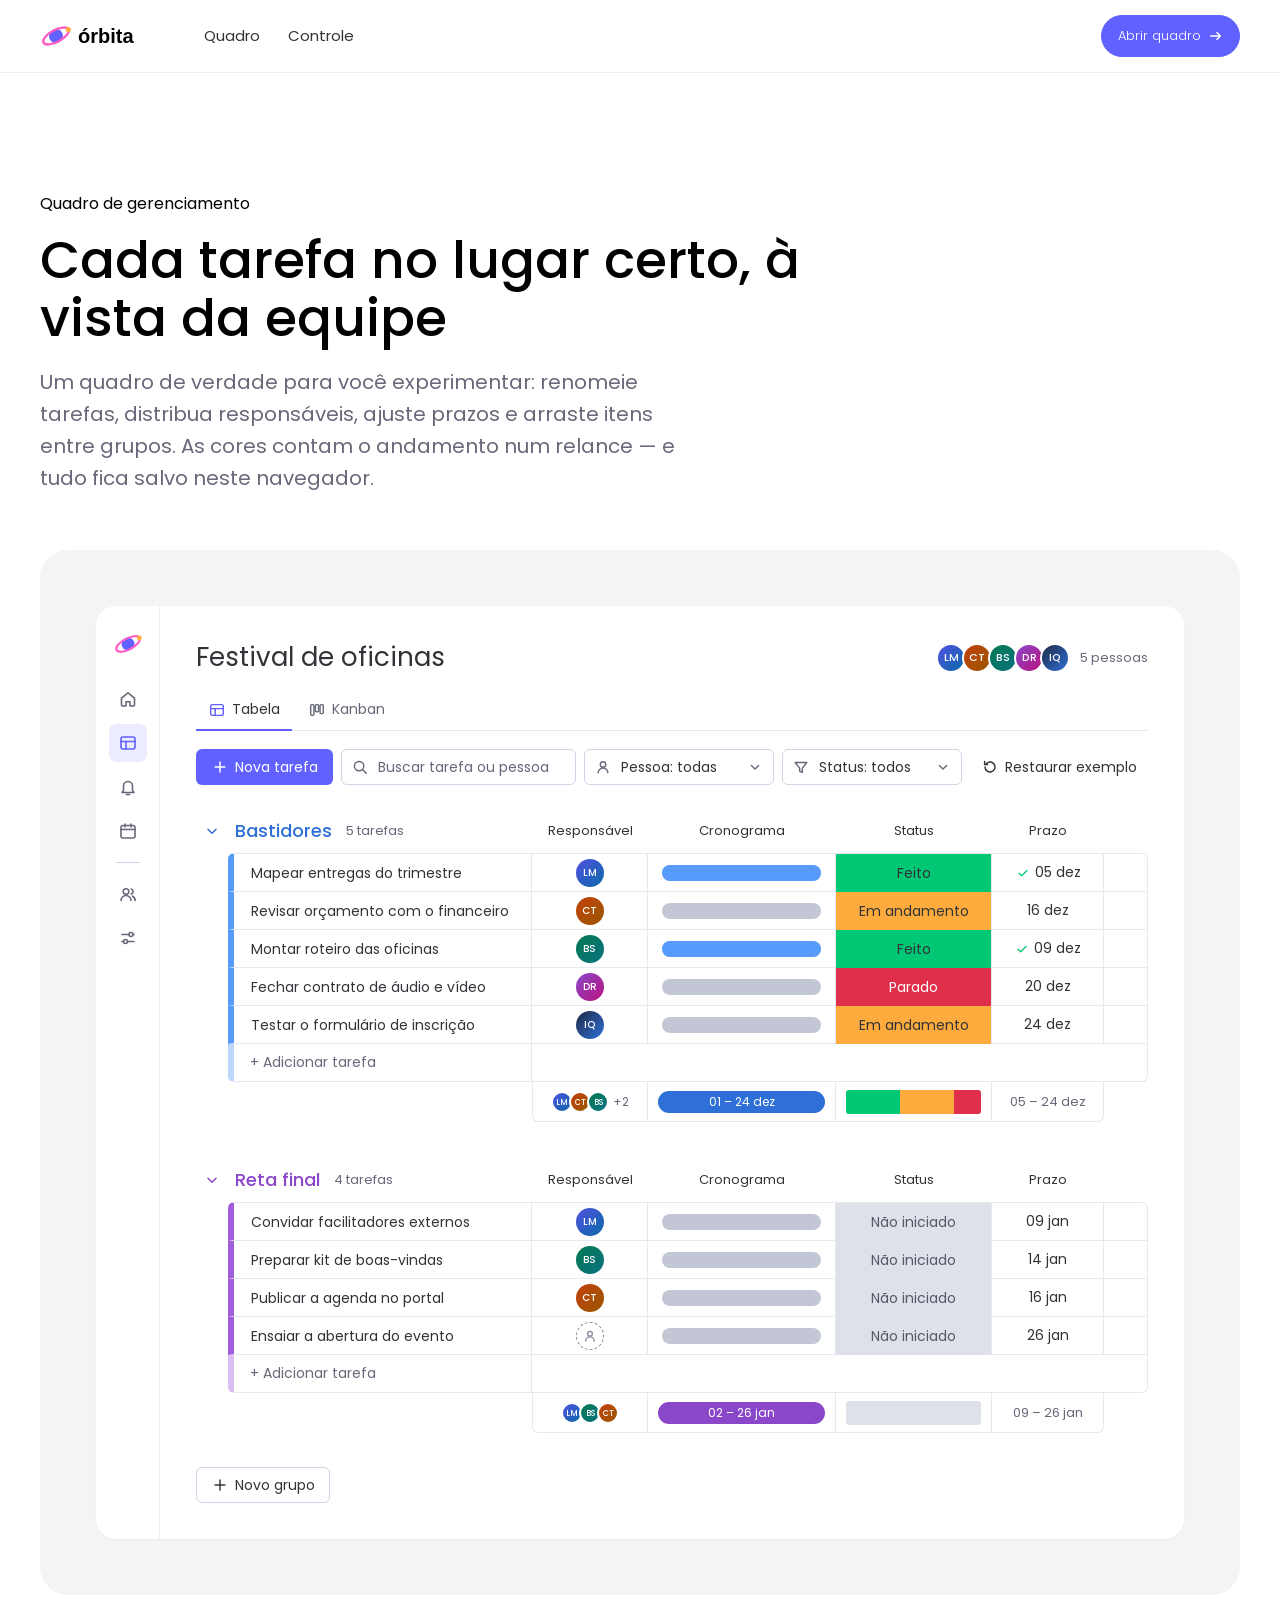
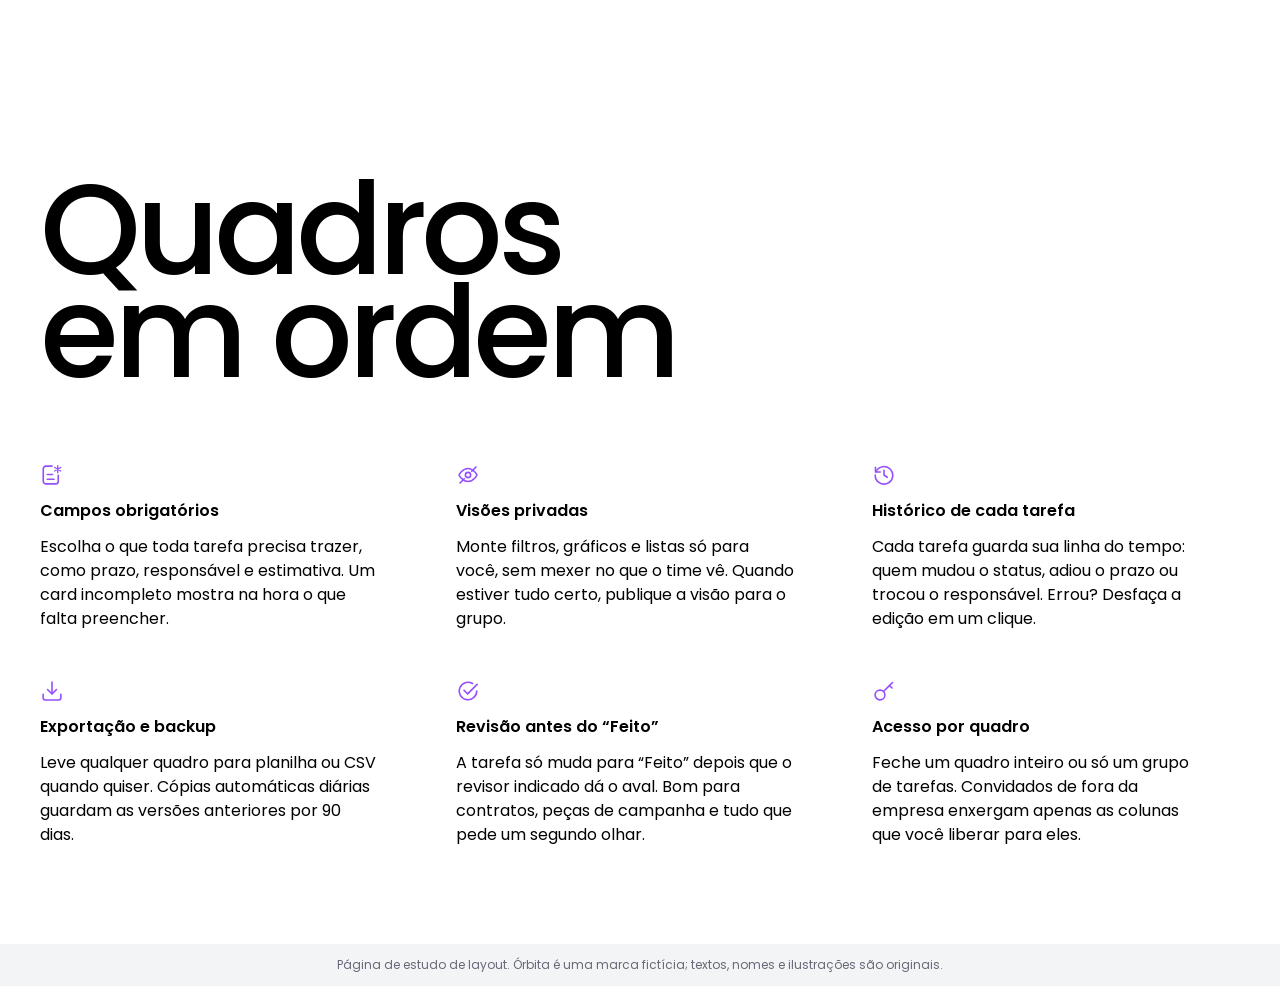
<file: site/index.html>
<!doctype html>
<html lang="pt-BR">
<head>
  <meta charset="utf-8">
  <meta name="viewport" content="width=device-width, initial-scale=1">
  <title>Órbita — clone de estudo</title>
  <meta name="description" content="Página de estudo de layout. Marca, textos e ilustrações fictícios.">
  <meta name="robots" content="noindex">
  <link rel="icon" href="img/logo.svg">
  <link rel="preconnect" href="https://fonts.googleapis.com">
  <link rel="preconnect" href="https://fonts.gstatic.com" crossorigin>
  <link rel="stylesheet" href="https://fonts.googleapis.com/css2?family=Poppins:wght@300;400;500;600&display=swap">
  <link rel="stylesheet" href="css/base.css">
  <link rel="stylesheet" href="css/sections/00-topo.css">
  <link rel="stylesheet" href="css/sections/10-quadro.css">
  <link rel="stylesheet" href="css/sections/20-controle.css">
</head>
<body>
  <!-- 00-topo -->
<header class="topo">
  <div class="container container--xl topo__inner">
    <a class="topo__logo" href="#" aria-label="Órbita, início"><img src="img/logo.svg" alt="" width="132" height="32"></a>
    <nav class="topo__nav" aria-label="Seções">
      <a href="#quadro">Quadro</a>
      <a href="#controle">Controle</a>
    </nav>
    <a class="btn btn--primary btn--s" href="#quadro">Abrir quadro
      <svg class="icon-arrow" viewBox="0 0 16 16" aria-hidden="true"><path d="M2 8h11M9 4l4 4-4 4" fill="none" stroke="currentColor" stroke-width="1.6" stroke-linecap="round" stroke-linejoin="round"/></svg>
    </a>
  </div>
</header>

<!-- 10-quadro -->
<section id="quadro" class="section quadro" aria-labelledby="quadro-titulo">
  <div class="container container--xl">
    <header class="quadro__cabecalho reveal">
      <p class="eyebrow">Quadro de gerenciamento</p>
      <h2 id="quadro-titulo" class="h2">Cada tarefa no lugar certo, à vista da equipe</h2>
      <p class="lead quadro__lead">Um quadro de verdade para você experimentar: renomeie tarefas, distribua responsáveis, ajuste prazos e arraste itens entre grupos. As cores contam o andamento num relance — e tudo fica salvo neste navegador.</p>
    </header>

    <div class="quadro__palco">
      <div class="qd-app">
        <aside class="qd-lateral" aria-hidden="true">
          <span class="qd-lateral__marca">
            <svg viewBox="0 0 32 32"><circle cx="16" cy="16" r="6.5" fill="#6161ff"/><ellipse cx="16" cy="16" rx="13" ry="5.5" fill="none" stroke="#ff5ac4" stroke-width="2.2" transform="rotate(-28 16 16)"/><circle cx="27.3" cy="10" r="2.4" fill="#fdab3d"/></svg>
          </span>
          <span class="qd-lateral__ico"><svg class="qd-ico" viewBox="0 0 20 20"><path d="M3.5 9.2 10 3.8l6.5 5.4V16a1 1 0 0 1-1 1H12v-4.2H8V17H4.5a1 1 0 0 1-1-1z"/></svg></span>
          <span class="qd-lateral__ico is-ativo"><svg class="qd-ico" viewBox="0 0 20 20"><rect x="3" y="4" width="14" height="12" rx="2"/><path d="M3 8.5h14M8 8.5V16"/></svg></span>
          <span class="qd-lateral__ico"><svg class="qd-ico" viewBox="0 0 20 20"><path d="M5.5 13.5V9a4.5 4.5 0 0 1 9 0v4.5l1.5 2h-12zM8.5 17.5h3"/></svg></span>
          <span class="qd-lateral__ico"><svg class="qd-ico" viewBox="0 0 20 20"><rect x="3" y="4.5" width="14" height="12.5" rx="2"/><path d="M3 8.5h14M7 3v3M13 3v3"/></svg></span>
          <span class="qd-lateral__sep"></span>
          <span class="qd-lateral__ico"><svg class="qd-ico" viewBox="0 0 20 20"><circle cx="8" cy="7.5" r="2.8"/><path d="M3 16.5a5 5 0 0 1 10 0M13.2 5a2.6 2.6 0 0 1 0 5M14.5 12.2a4.6 4.6 0 0 1 2.7 4.3"/></svg></span>
          <span class="qd-lateral__ico"><svg class="qd-ico" viewBox="0 0 20 20"><path d="M4 6.5h7M15 6.5h1M4 13.5h1.5M9.5 13.5H16"/><circle cx="13" cy="6.5" r="2"/><circle cx="7.5" cy="13.5" r="2"/></svg></span>
        </aside>

        <div class="qd-painel">
          <div class="qd-topo">
            <h3 class="qd-titulo"><button type="button" class="qd-titulo-btn" data-acao="editar-titulo" data-k="titulo" aria-label="Festival de oficinas, editar título do quadro">Festival de oficinas</button></h3>
            <div class="qd-equipe" id="qd-equipe"></div>
          </div>

          <div class="qd-abas" role="tablist" aria-label="Visões do quadro">
            <button type="button" role="tab" id="qd-aba-tabela" class="qd-aba" aria-selected="true" aria-controls="qd-painel-tabela" data-visao="tabela" data-k="aba:tabela">
              <svg class="qd-ico" viewBox="0 0 20 20" aria-hidden="true" focusable="false"><rect x="3" y="4" width="14" height="12" rx="2"/><path d="M3 8.5h14M8 8.5V16"/></svg>Tabela
            </button>
            <button type="button" role="tab" id="qd-aba-kanban" class="qd-aba" aria-selected="false" aria-controls="qd-painel-kanban" data-visao="kanban" data-k="aba:kanban" tabindex="-1">
              <svg class="qd-ico" viewBox="0 0 20 20" aria-hidden="true" focusable="false"><rect x="3" y="4" width="3.6" height="12" rx="1.2"/><rect x="8.2" y="4" width="3.6" height="8" rx="1.2"/><rect x="13.4" y="4" width="3.6" height="10" rx="1.2"/></svg>Kanban
            </button>
          </div>

          <div class="qd-ferramentas" role="group" aria-label="Ferramentas do quadro">
            <button type="button" class="qd-btn qd-btn--primario qd-nova" data-acao="nova-tarefa" data-k="nova-tarefa">
              <svg class="qd-ico" viewBox="0 0 20 20" aria-hidden="true" focusable="false"><path d="M10 4.5v11M4.5 10h11"/></svg>Nova tarefa
            </button>
            <div class="qd-campo-ico qd-busca">
              <label for="qd-busca" class="sr-only">Buscar tarefas</label>
              <svg class="qd-ico" viewBox="0 0 20 20" aria-hidden="true" focusable="false"><circle cx="9" cy="9" r="5.2"/><path d="m13 13 3.8 3.8"/></svg>
              <input id="qd-busca" class="qd-input" type="search" placeholder="Buscar tarefa ou pessoa" autocomplete="off" data-k="busca">
            </div>
            <div class="qd-campo-ico qd-filtro">
              <label for="qd-f-pessoa" class="sr-only">Filtrar por pessoa</label>
              <svg class="qd-ico" viewBox="0 0 20 20" aria-hidden="true" focusable="false"><circle cx="10" cy="7.2" r="3"/><path d="M4.6 16.5a5.4 5.4 0 0 1 10.8 0"/></svg>
              <select id="qd-f-pessoa" class="qd-select" data-k="f-pessoa">
                <option value="">Pessoa: todas</option>
              </select>
            </div>
            <div class="qd-campo-ico qd-filtro">
              <label for="qd-f-status" class="sr-only">Filtrar por status</label>
              <svg class="qd-ico" viewBox="0 0 20 20" aria-hidden="true" focusable="false"><path d="M3.5 5h13l-5 6.2V16l-3-1.5v-3.3z"/></svg>
              <select id="qd-f-status" class="qd-select" data-k="f-status">
                <option value="">Status: todos</option>
                <option value="nao">Não iniciado</option>
                <option value="andamento">Em andamento</option>
                <option value="parado">Parado</option>
                <option value="feito">Feito</option>
              </select>
            </div>
            <button type="button" class="qd-btn qd-btn--sutil qd-restaurar" data-acao="restaurar" data-k="restaurar" title="Restaurar exemplo">
              <svg class="qd-ico" viewBox="0 0 20 20" aria-hidden="true" focusable="false"><path d="M4.5 10a5.5 5.5 0 1 0 1.7-4M4 3.8v3.4h3.4"/></svg><span class="qd-restaurar__txt">Restaurar<span class="qd-restaurar__mais"> exemplo</span></span>
            </button>
          </div>
          <div class="qd-filtro-info" id="qd-filtro-info" hidden></div>

          <div id="qd-painel-tabela" class="qd-vista" role="tabpanel" aria-labelledby="qd-aba-tabela" tabindex="-1"></div>
          <div id="qd-painel-kanban" class="qd-vista" role="tabpanel" aria-labelledby="qd-aba-kanban" tabindex="-1" hidden></div>
          <noscript><p class="qd-noscript">Ative o JavaScript para usar o quadro interativo.</p></noscript>
        </div>
      </div>
    </div>
  </div>

  <p id="qd-dica-alca" class="sr-only">Arraste a linha para movê-la, ou use Alt mais seta para cima ou para baixo. Enter abre o menu com Mover para e Excluir.</p>
  <p id="qd-dica-card" class="sr-only">Arraste o cartão para outra coluna, ou use Alt mais seta para a esquerda ou para a direita. Enter abre a lista de colunas.</p>
  <div id="qd-aviso" class="sr-only" aria-live="polite" aria-atomic="true"></div>
  <div id="qd-toast" class="qd-toast" hidden>
    <span class="qd-toast__msg"></span>
    <button type="button" class="qd-toast__btn" data-acao="desfazer" data-k="desfazer" aria-keyshortcuts="Control+Z" title="Desfazer (Ctrl+Z)">Desfazer</button>
    <button type="button" class="qd-toast__fechar" data-acao="fechar-toast" aria-label="Fechar aviso">
      <svg class="qd-ico" viewBox="0 0 20 20" aria-hidden="true" focusable="false"><path d="m5.5 5.5 9 9M14.5 5.5l-9 9"/></svg>
    </button>
  </div>
</section>

<!-- 20-controle -->
<section id="controle" class="section controle" aria-labelledby="controle-titulo">
  <div class="container container--xl">
    <h2 id="controle-titulo" class="controle__titulo reveal"><span>Quadros</span> <span>em ordem</span></h2>

    <!-- Cada título é texto simples (<span class="controle__botao">). No mobile o
         JS o troca por um <button> de acordeão; sem JS e em ≥768px tudo fica à mostra. -->
    <div class="controle__lista reveal">
      <div class="controle__item is-aberto">
        <svg class="controle__icone" viewBox="2 2 16 16" aria-hidden="true" focusable="false"><path d="M10 2.9H5.2A2.2 2.2 0 0 0 3 5.1v9.8a2.2 2.2 0 0 0 2.2 2.2h7.6a2.2 2.2 0 0 0 2.2-2.2v-4.7"/><path d="M6.2 9.6h4.2M6.2 13.4h5.4"/><path class="controle__icone-fino" d="M14.6 2.6v5.6M12.18 4l4.84 2.8M12.18 6.8l4.84-2.8"/></svg>
        <h3 class="controle__cabeca">
          <span class="controle__botao" id="controle-botao-1">
            <span class="controle__nome">Campos obrigatórios</span>
            <span class="controle__sinal" aria-hidden="true"><svg viewBox="0 0 24 24" focusable="false"><circle cx="12" cy="12" r="11.3"/><path d="M7.75 12h8.5M12 7.75v8.5"/></svg></span>
          </span>
        </h3>
        <div class="controle__painel" id="controle-painel-1">
          <div class="controle__painel-dentro">
            <p class="controle__texto">Escolha o que toda tarefa precisa trazer, como prazo, responsável e estimativa. Um card incompleto mostra na hora o que falta preencher.</p>
          </div>
        </div>
      </div>

      <div class="controle__item">
        <svg class="controle__icone" viewBox="2 2 16 16" aria-hidden="true" focusable="false"><path d="M2.8 10S5.4 4.8 10 4.8 17.2 10 17.2 10 14.6 15.2 10 15.2 2.8 10 2.8 10Z"/><circle cx="10" cy="10" r="2.1"/><path d="M3.6 16.4 7 13M13 7l3.4-3.4"/></svg>
        <h3 class="controle__cabeca">
          <span class="controle__botao" id="controle-botao-2">
            <span class="controle__nome">Visões privadas</span>
            <span class="controle__sinal" aria-hidden="true"><svg viewBox="0 0 24 24" focusable="false"><circle cx="12" cy="12" r="11.3"/><path d="M7.75 12h8.5M12 7.75v8.5"/></svg></span>
          </span>
        </h3>
        <div class="controle__painel" id="controle-painel-2">
          <div class="controle__painel-dentro">
            <p class="controle__texto">Monte filtros, gráficos e listas só para você, sem mexer no que o time vê. Quando estiver tudo certo, publique a visão para o grupo.</p>
          </div>
        </div>
      </div>

      <div class="controle__item">
        <svg class="controle__icone" viewBox="2 2 16 16" aria-hidden="true" focusable="false"><path d="M3.6 7.4A7 7 0 1 1 3 10"/><path d="M3.2 3.8v3.8H7"/><path d="M10 6.2V10l2.6 1.8"/></svg>
        <h3 class="controle__cabeca">
          <span class="controle__botao" id="controle-botao-3">
            <span class="controle__nome">Histórico de cada tarefa</span>
            <span class="controle__sinal" aria-hidden="true"><svg viewBox="0 0 24 24" focusable="false"><circle cx="12" cy="12" r="11.3"/><path d="M7.75 12h8.5M12 7.75v8.5"/></svg></span>
          </span>
        </h3>
        <div class="controle__painel" id="controle-painel-3">
          <div class="controle__painel-dentro">
            <p class="controle__texto">Cada tarefa guarda sua linha do tempo: quem mudou o status, adiou o prazo ou trocou o responsável. Errou? Desfaça a edição em um clique.</p>
          </div>
        </div>
      </div>

      <div class="controle__item">
        <svg class="controle__icone" viewBox="2 2 16 16" aria-hidden="true" focusable="false"><path d="M10 2.8v9.4"/><path d="M6.4 8.8 10 12.4l3.6-3.6"/><path d="M2.9 12.6v2.8c0 1 .8 1.8 1.8 1.8h10.6c1 0 1.8-.8 1.8-1.8v-2.8"/></svg>
        <h3 class="controle__cabeca">
          <span class="controle__botao" id="controle-botao-4">
            <span class="controle__nome">Exportação e backup</span>
            <span class="controle__sinal" aria-hidden="true"><svg viewBox="0 0 24 24" focusable="false"><circle cx="12" cy="12" r="11.3"/><path d="M7.75 12h8.5M12 7.75v8.5"/></svg></span>
          </span>
        </h3>
        <div class="controle__painel" id="controle-painel-4">
          <div class="controle__painel-dentro">
            <p class="controle__texto">Leve qualquer quadro para planilha ou CSV quando quiser. Cópias automáticas diárias guardam as versões anteriores por 90 dias.</p>
          </div>
        </div>
      </div>

      <div class="controle__item">
        <svg class="controle__icone" viewBox="2 2 16 16" aria-hidden="true" focusable="false"><path d="M17 10a7 7 0 1 1-3.4-6"/><path d="M6.8 9.4l2.9 2.9 7.6-7.6"/></svg>
        <h3 class="controle__cabeca">
          <span class="controle__botao" id="controle-botao-5">
            <span class="controle__nome">Revisão antes do “Feito”</span>
            <span class="controle__sinal" aria-hidden="true"><svg viewBox="0 0 24 24" focusable="false"><circle cx="12" cy="12" r="11.3"/><path d="M7.75 12h8.5M12 7.75v8.5"/></svg></span>
          </span>
        </h3>
        <div class="controle__painel" id="controle-painel-5">
          <div class="controle__painel-dentro">
            <p class="controle__texto">A tarefa só muda para “Feito” depois que o revisor indicado dá o aval. Bom para contratos, peças de campanha e tudo que pede um segundo olhar.</p>
          </div>
        </div>
      </div>

      <div class="controle__item">
        <svg class="controle__icone" viewBox="2 2 16 16" aria-hidden="true" focusable="false"><circle cx="6.8" cy="13.2" r="3.9"/><path d="M9.56 10.44 16.8 3.2"/><path d="M14.4 5.6l2 2"/></svg>
        <h3 class="controle__cabeca">
          <span class="controle__botao" id="controle-botao-6">
            <span class="controle__nome">Acesso por quadro</span>
            <span class="controle__sinal" aria-hidden="true"><svg viewBox="0 0 24 24" focusable="false"><circle cx="12" cy="12" r="11.3"/><path d="M7.75 12h8.5M12 7.75v8.5"/></svg></span>
          </span>
        </h3>
        <div class="controle__painel" id="controle-painel-6">
          <div class="controle__painel-dentro">
            <p class="controle__texto">Feche um quadro inteiro ou só um grupo de tarefas. Convidados de fora da empresa enxergam apenas as colunas que você liberar para eles.</p>
          </div>
        </div>
      </div>
    </div>
  </div>
</section>
  <p class="study-note">Página de estudo de layout. Órbita é uma marca fictícia; textos, nomes e ilustrações são originais.</p>
  <script src="js/base.js" defer></script>
  <script src="js/sections/10-quadro.js" defer></script>
  <script src="js/sections/20-controle.js" defer></script>
</body>
</html>
</file>
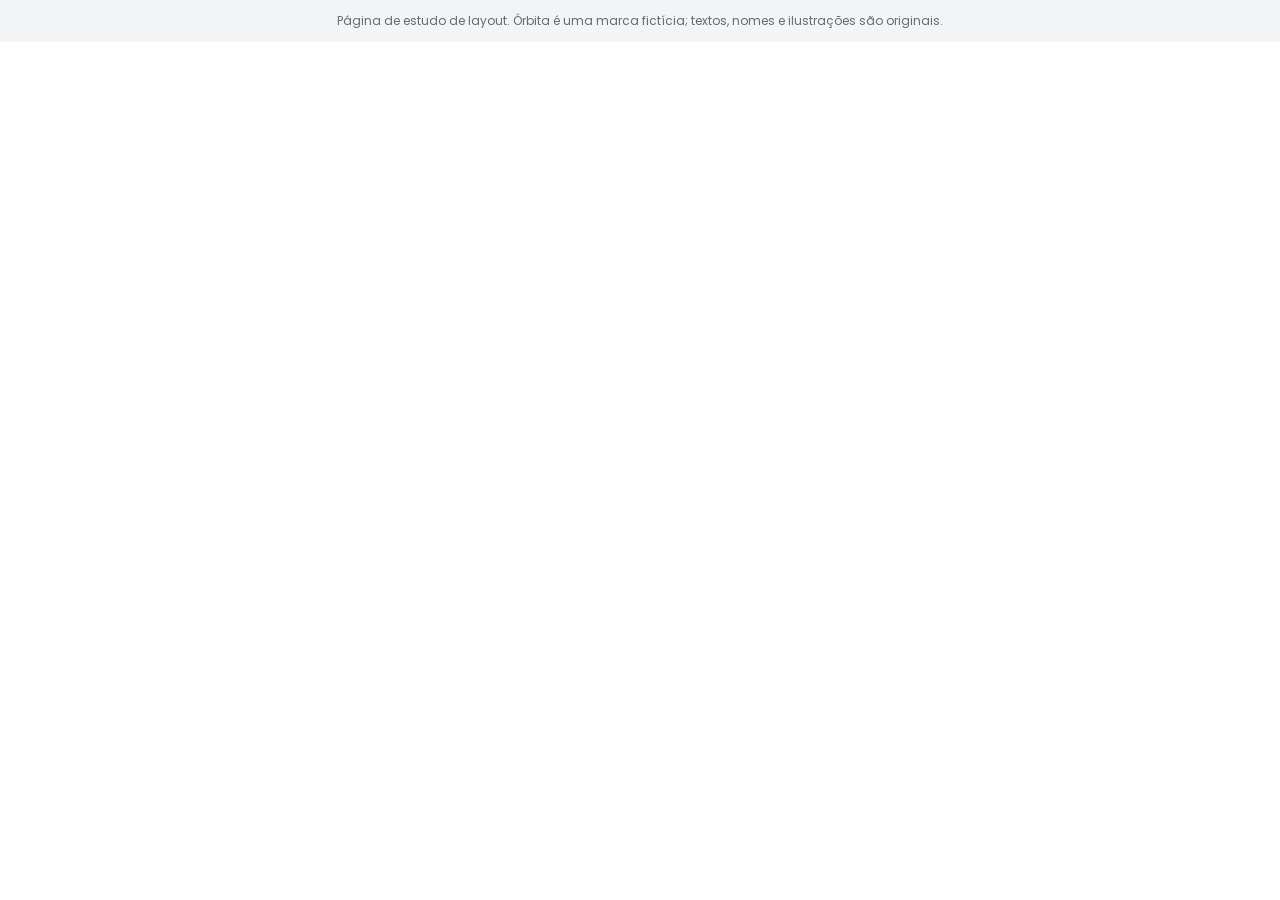
<file: site/index.template.html>
<!doctype html>
<html lang="pt-BR">
<head>
  <meta charset="utf-8">
  <meta name="viewport" content="width=device-width, initial-scale=1">
  <title>Órbita — clone de estudo</title>
  <meta name="description" content="Página de estudo de layout. Marca, textos e ilustrações fictícios.">
  <meta name="robots" content="noindex">
  <link rel="icon" href="img/logo.svg">
  <link rel="preconnect" href="https://fonts.googleapis.com">
  <link rel="preconnect" href="https://fonts.gstatic.com" crossorigin>
  <link rel="stylesheet" href="https://fonts.googleapis.com/css2?family=Poppins:wght@300;400;500;600&display=swap">
  <link rel="stylesheet" href="css/base.css">
  <!-- @styles -->
</head>
<body>
  <!-- @partials -->
  <p class="study-note">Página de estudo de layout. Órbita é uma marca fictícia; textos, nomes e ilustrações são originais.</p>
  <script src="js/base.js" defer></script>
  <!-- @scripts -->
</body>
</html>
</file>
<file: site/css/base.css>
/* Órbita — base do clone de estudo.
   Tokens medidos na análise (fonte, escala tipográfica, raios, larguras de
   container); marca, textos e ilustrações são originais. */

:root {
  --font: "Poppins", Arial, sans-serif;

  --c-primary: #6161ff;
  --c-primary-hover: #5050e6;
  --c-violet: #9450fd;
  --c-black: #000;
  --c-ink: #000;
  --c-ink-2: #323338;
  --c-muted: #676879;
  --c-line: #d0d4e4;
  --c-gray-bg: #f3f4f5;
  --c-white: #fff;
  --c-dark-card: #1c1c1f;
  --c-dark-pill: #323338;
  --c-dark-border: #7c7b7b;

  /* cores de status usadas nos mockups de quadro */
  --s-done: #00c875;
  --s-working: #fdab3d;
  --s-stuck: #df2f4a;
  --s-blue: #579bfc;
  --s-purple: #a25ddc;
  --s-pink: #ff5ac4;

  --grad-brand: linear-gradient(90deg, #8b5cf6 0%, #ec4899 55%, #f97316 100%);

  --r-pill: 160px;
  --r-xl: 28px;
  --r-l: 20px;
  --r-m: 12px;
  --r-s: 8px;

  --w-xl: 1360px;
  --w-l: 1280px;
  --w-m: 1184px;
  --w-footer: 1152px;
  --gutter: 40px;

  --shadow-card: 0 8px 32px rgba(0, 0, 0, 0.08);
  --shadow-float: 0 12px 40px rgba(0, 0, 0, 0.16);
  --ease: cubic-bezier(0.22, 1, 0.36, 1);
}

*,
*::before,
*::after { box-sizing: border-box; }

html { -webkit-text-size-adjust: 100%; scroll-behavior: smooth; }

body {
  margin: 0;
  font-family: var(--font);
  font-weight: 400;
  font-size: 16px;
  line-height: 1.5;
  color: var(--c-ink);
  background: var(--c-white);
  -webkit-font-smoothing: antialiased;
  overflow-x: hidden;
}

img, svg, video { display: block; max-width: 100%; }
a { color: inherit; text-decoration: none; }
button { font: inherit; color: inherit; background: none; border: 0; cursor: pointer; padding: 0; }
h1, h2, h3, h4, p, ul, ol, figure { margin: 0; }
ul, ol { padding: 0; list-style: none; }

:focus-visible { outline: 2px solid var(--c-primary); outline-offset: 3px; }

.sr-only {
  position: absolute; width: 1px; height: 1px; padding: 0; margin: -1px;
  overflow: hidden; clip: rect(0 0 0 0); white-space: nowrap; border: 0;
}

/* ---------- layout ---------- */
.container { width: 100%; margin-inline: auto; padding-inline: var(--gutter); }
.container--xl { max-width: calc(var(--w-xl) + 2 * var(--gutter)); }
.container--l { max-width: calc(var(--w-l) + 2 * var(--gutter)); }
.container--m { max-width: calc(var(--w-m) + 2 * var(--gutter)); }
.container--footer { max-width: calc(var(--w-footer) + 2 * var(--gutter)); }

.section { position: relative; padding-block: 120px; }
.section--dark { background: var(--c-black); color: var(--c-white); }
.section--gray { background: var(--c-gray-bg); }

@media (max-width: 991px) {
  :root { --gutter: 24px; }
  .section { padding-block: 72px; }
}
@media (max-width: 479px) {
  :root { --gutter: 16px; }
  .section { padding-block: 56px; }
}

/* ---------- tipografia ---------- */
.eyebrow { font-size: 16px; font-weight: 400; line-height: 1.4; margin-bottom: 16px; }
.section--dark .eyebrow { color: rgba(255, 255, 255, 0.72); }

.display-xl { font-size: 128px; line-height: 1; font-weight: 500; letter-spacing: -0.02em; }
.display-l  { font-size: 112px; line-height: 1; font-weight: 500; letter-spacing: -0.02em; }
.display-m  { font-size: 80px;  line-height: 1.2; font-weight: 400; letter-spacing: -0.01em; }
.h2-l       { font-size: 64px;  line-height: 1.1; font-weight: 500; }
.h2         { font-size: 52px;  line-height: 1.1; font-weight: 500; }
.h3         { font-size: 44px;  line-height: 1.1; font-weight: 400; }
.h4         { font-size: 32px;  line-height: 1.3; font-weight: 500; }
.lead       { font-size: 20px;  line-height: 1.6; color: var(--c-muted); }
.text-s     { font-size: 14px;  line-height: 1.5; }
.text-xs    { font-size: 12px;  line-height: 1.5; }
.text-center { text-align: center; }

@media (max-width: 991px) {
  .display-xl { font-size: 80px; }
  .display-l  { font-size: 72px; }
  .display-m  { font-size: 52px; }
  .h2-l       { font-size: 44px; }
  .h2         { font-size: 40px; }
  .h3         { font-size: 32px; }
}
@media (max-width: 479px) {
  .display-xl, .display-l { font-size: 48px; line-height: 1; }
  .display-m  { font-size: 33px; line-height: 1.2; }
  .h2-l, .h2  { font-size: 32px; line-height: 1.1; }
  .h3         { font-size: 26px; }
  .h4         { font-size: 22px; }
  .lead       { font-size: 16px; }
}

/* ---------- botões ---------- */
.btn {
  display: inline-flex; align-items: center; justify-content: center; gap: 8px;
  min-height: 50px; padding: 14px 32px;
  border-radius: var(--r-pill); border: 1px solid transparent;
  font-size: 16px; font-weight: 400; line-height: 1.25; white-space: nowrap;
  transition: background-color .2s var(--ease), color .2s var(--ease), border-color .2s var(--ease), transform .2s var(--ease);
}
.btn:hover { transform: translateY(-1px); }
.btn--s { min-height: 42px; padding: 12px 16px; font-size: 13px; font-weight: 300; }
.btn--primary { background: var(--c-primary); border-color: var(--c-primary); color: #fff; }
.btn--primary:hover { background: var(--c-primary-hover); border-color: var(--c-primary-hover); }
.btn--outline { border-color: var(--c-primary); color: var(--c-primary); background: #fff; }
.btn--outline:hover { background: #f0f0ff; }
.btn--dark { background: #000; border-color: var(--c-ink-2); color: #fff; }
.btn--dark:hover { background: var(--c-ink-2); }
.btn--light { background: #fff; color: #000; border-color: #fff; }
.btn--light:hover { background: #ececec; }
.btn--ghost { background: transparent; color: #000; border-color: #000; }
.btn--ghost:hover { background: #000; color: #fff; }
.btn--ghost-dark { background: transparent; color: #fff; border-color: rgba(255, 255, 255, .6); }
.btn--ghost-dark:hover { background: #fff; color: #000; }

.btn .icon-arrow, .icon-arrow { width: 14px; height: 14px; flex: none; }

.pill {
  display: inline-flex; align-items: center; min-height: 47px; padding: 12px 28px;
  border-radius: var(--r-pill); font-size: 14px; font-weight: 400;
  background: var(--c-dark-pill); color: #fff; border: 1px solid var(--c-dark-border);
  transition: background-color .2s var(--ease);
}
.pill[aria-selected="true"], .pill.is-active { background: var(--c-violet); border-color: var(--c-violet); font-weight: 500; }

.circle-btn {
  display: inline-grid; place-items: center; width: 44px; height: 44px;
  border-radius: 50%; border: 1.5px solid currentColor; transition: opacity .2s;
}
.circle-btn:disabled { opacity: .35; cursor: default; }

.text-link { display: inline-flex; align-items: center; gap: 6px; border-bottom: 1px solid currentColor; padding-bottom: 2px; font-size: 14px; }

/* ---------- avatares originais (formas geométricas, sem personagens) ---------- */
.avatar {
  --size: 48px;
  position: relative; display: inline-grid; place-items: center; flex: none;
  width: var(--size); height: var(--size); border-radius: 28%;
  font-weight: 500; font-size: calc(var(--size) * .36); color: #fff;
  background: var(--av, linear-gradient(135deg, #7c3aed, #ec4899));
  overflow: hidden;
}
.avatar::after { /* "rosto" abstrato: arco + dois pontos */
  content: ""; position: absolute; inset: 22% 22% 30%;
  border-radius: 50%; border: calc(var(--size) * .04) solid rgba(255, 255, 255, .55);
  border-top-color: transparent; border-left-color: transparent; transform: rotate(45deg);
}
.avatar--round { border-radius: 50%; }
.avatar--a { --av: linear-gradient(135deg, #6161ff, #00c2ff); }
.avatar--b { --av: linear-gradient(135deg, #ff7a59, #ffcb47); }
.avatar--c { --av: linear-gradient(135deg, #00c875, #00a1a1); }
.avatar--d { --av: linear-gradient(135deg, #a25ddc, #ff5ac4); }
.avatar--e { --av: linear-gradient(135deg, #1f2a44, #579bfc); }
.avatar--f { --av: linear-gradient(135deg, #fdab3d, #df2f4a); }

.avatar-stack { display: inline-flex; }
.avatar-stack .avatar { border: 2px solid #fff; }
.avatar-stack .avatar + .avatar { margin-left: -10px; }

/* ---------- primitivas de mockup (UI de quadro) ---------- */
.mock {
  background: #fff; color: var(--c-ink-2); border-radius: var(--r-m);
  box-shadow: var(--shadow-card); overflow: hidden; font-size: 12px;
}
.mock--dark { background: #2b2c30; color: #fff; }
.mock-table { width: 100%; border-collapse: collapse; }
.mock-table th { font-weight: 400; color: var(--c-muted); text-align: center; padding: 6px 8px; font-size: 11px; }
.mock-table td { border: 1px solid #e6e9ef; padding: 6px 8px; height: 30px; }
.status {
  display: inline-flex; align-items: center; justify-content: center;
  min-width: 96px; height: 24px; padding: 0 10px; font-size: 11px; color: #fff; border-radius: 2px;
}
.status--done { background: var(--s-done); }
.status--working { background: var(--s-working); }
.status--stuck { background: var(--s-stuck); }
.status--blue { background: var(--s-blue); }
.status--purple { background: var(--s-purple); }
.bar { display: block; height: 8px; border-radius: 8px; background: #e6e9ef; overflow: hidden; }
.bar > i { display: block; height: 100%; background: var(--s-blue); border-radius: inherit; }
.skeleton { display: block; height: 8px; border-radius: 8px; background: linear-gradient(90deg, #e9e3ff, #f4f0ff); }

/* ---------- animação de entrada ---------- */
.reveal { opacity: 0; transform: translateY(32px); transition: opacity .8s var(--ease), transform .8s var(--ease); }
.reveal.is-visible { opacity: 1; transform: none; }

@media (prefers-reduced-motion: reduce) {
  html { scroll-behavior: auto; }
  *, *::before, *::after { animation-duration: .01ms !important; animation-iteration-count: 1 !important; transition-duration: .01ms !important; }
  .reveal { opacity: 1; transform: none; }
}

/* ---------- marquee ---------- */
.marquee { overflow: hidden; }
.marquee__track { display: flex; width: max-content; animation: marquee var(--marquee-speed, 30s) linear infinite; }
.marquee:hover .marquee__track { animation-play-state: paused; }
@keyframes marquee { to { transform: translateX(-50%); } }

/* ---------- aviso de estudo ---------- */
.study-note {
  font-size: 12px; text-align: center; color: var(--c-muted);
  padding: 12px var(--gutter); background: var(--c-gray-bg);
}
</file>
<file: site/css/sections/00-topo.css>
.topo { position: sticky; top: 0; z-index: 50; background: #fff; border-bottom: 1px solid #eceef3; }
.topo__inner { display: flex; align-items: center; gap: 32px; height: 72px; }
.topo__logo img { width: 132px; height: 32px; }
.topo__nav { display: flex; gap: 28px; font-size: 15px; color: var(--c-ink-2); margin-right: auto; }
.topo__nav a:hover { color: var(--c-primary); }
@media (max-width: 479px) {
  .topo__inner { height: 62px; gap: 16px; }
  .topo__logo img { width: 110px; }
  .topo__nav { gap: 16px; font-size: 14px; }
  .topo .btn { display: none; }
}
</file>
<file: site/css/sections/10-quadro.css>
/* 10-quadro — Quadro de gerenciamento interativo da Órbita.
   Tudo com escopo em .quadro; prefixo qd- para as peças do mini-app. */

.quadro {
  --qd-linha: #e6e9ef;
  --qd-linha-2: #d0d4e4;
  --qd-texto: #323338;
  --qd-mudo: #676879;
  --qd-hover: #f5f6f8;
  --qd-nao: #dfe1e8;
  --qd-nao-txt: #55576a;
  --qd-trilho: #c3c6d4;
  --qd-vazio: #878a9e; /* ícones e contornos de campo vazio: 3,4:1 sobre o branco */
  --qd-perigo: #c4223b;
  --qd-anel: 0 0 0 3px rgba(97, 97, 255, 0.2);
  --qd-alca: 32px;
}

/* avatares dentro do quadro: só as iniciais (o arco do "rosto" cortava as letras)
   e gradientes mais escuros, com 4,5:1 ou mais para o branco nas duas pontas */
.quadro .avatar::after { display: none; }
.quadro .avatar--a { --av: linear-gradient(135deg, #5151e0, #0b6aa8); }
.quadro .avatar--b { --av: linear-gradient(135deg, #c2410c, #9a5700); }
.quadro .avatar--c { --av: linear-gradient(135deg, #047a52, #0a7180); }
.quadro .avatar--d { --av: linear-gradient(135deg, #8b47c9, #b8137f); }
.quadro .avatar--e { --av: linear-gradient(135deg, #1f2a44, #2f6fd8); }
.quadro .avatar--f { --av: linear-gradient(135deg, #b45309, #c0213a); }

.quadro [hidden] { display: none !important; }

/* ---------- cabeçalho da seção ---------- */
.quadro__cabecalho { max-width: 800px; margin-bottom: 56px; }
.quadro__lead { margin-top: 20px; max-width: 660px; }

/* ---------- palco + moldura ---------- */
.quadro__palco {
  background: var(--c-gray-bg);
  border-radius: var(--r-xl);
  padding: 56px;
}

.quadro .qd-app {
  position: relative;
  display: grid;
  grid-template-columns: 64px minmax(0, 1fr);
  min-height: 560px;
  background: #fff;
  border-radius: var(--r-l);
  box-shadow: 0 1px 2px rgba(29, 31, 64, 0.04); /* sobre o palco cinza a moldura é chapada */
  color: var(--qd-texto);
  font-size: 14px;
  line-height: 1.4;
}

.quadro .qd-ico {
  width: 20px; height: 20px; flex: none;
  fill: none; stroke: currentColor; stroke-width: 1.6; stroke-linecap: round; stroke-linejoin: round;
}

/* barra lateral (decorativa) */
.quadro .qd-lateral {
  display: flex; flex-direction: column; align-items: center; gap: 6px;
  padding: 22px 0;
  border-right: 1px solid #eceef3;
}
.quadro .qd-lateral__marca { width: 32px; height: 32px; margin-bottom: 14px; }
.quadro .qd-lateral__marca svg { width: 32px; height: 32px; }
.quadro .qd-lateral__ico {
  display: grid; place-items: center; width: 38px; height: 38px;
  border-radius: 8px; color: var(--qd-mudo);
}
.quadro .qd-lateral__ico.is-ativo { background: #ececff; color: var(--c-primary); }
.quadro .qd-lateral__sep { width: 24px; height: 1px; margin: 6px 0; background: var(--qd-linha-2); }

/* ---------- painel principal ---------- */
.quadro .qd-painel { min-width: 0; padding: 30px 36px 36px; }

.quadro .qd-topo { display: flex; align-items: center; justify-content: space-between; gap: 16px; min-height: 44px; }
.quadro .qd-titulo { flex: 0 1 auto; min-width: 0; margin-left: -9px; font-size: 26px; font-weight: 400; line-height: 1.3; }
.quadro .qd-titulo-btn {
  display: block; max-width: 100%;
  padding: 2px 8px;
  border: 1px solid transparent; border-radius: 6px;
  font-weight: inherit; text-align: left;
  white-space: nowrap; overflow: hidden; text-overflow: ellipsis;
}
.quadro .qd-titulo-btn:hover { border-color: var(--qd-linha-2); }

.quadro .qd-equipe { display: flex; align-items: center; gap: 10px; flex: none; font-size: 13px; color: var(--qd-mudo); }
.quadro .qd-equipe .avatar-stack .avatar + .avatar { margin-left: -4px; }

/* abas */
.quadro .qd-abas { display: flex; gap: 4px; margin-top: 12px; border-bottom: 1px solid var(--qd-linha); }
.quadro .qd-aba {
  display: inline-flex; align-items: center; gap: 6px;
  margin-bottom: -1px; padding: 8px 12px 10px;
  border-bottom: 2px solid transparent; border-radius: 6px 6px 0 0;
  font-size: 14px; color: var(--qd-mudo);
}
.quadro .qd-aba .qd-ico { width: 18px; height: 18px; color: var(--qd-mudo); }
.quadro .qd-aba:hover { background: var(--qd-hover); color: var(--qd-texto); }
/* a aba ativa se distingue pelo sublinhado e pelo tom, não pelo peso */
.quadro .qd-aba[aria-selected="true"] { border-bottom-color: var(--c-primary); color: var(--qd-texto); }
.quadro .qd-aba[aria-selected="true"] .qd-ico { color: var(--c-primary); }
.quadro .qd-aba:focus-visible { outline-offset: -2px; }

/* barra de ferramentas */
.quadro .qd-ferramentas { display: flex; flex-wrap: wrap; align-items: center; gap: 8px; padding-top: 18px; }
.quadro .qd-btn {
  display: inline-flex; align-items: center; justify-content: center; gap: 6px;
  height: 36px; padding: 0 14px;
  border: 1px solid transparent; border-radius: 6px;
  font-size: 14px; line-height: 1; white-space: nowrap;
  transition: background-color 0.15s, border-color 0.15s, color 0.15s;
}
.quadro .qd-btn .qd-ico { width: 18px; height: 18px; }
.quadro .qd-btn--primario { background: var(--c-primary); color: #fff; }
.quadro .qd-btn--primario:hover { background: var(--c-primary-hover); }
.quadro .qd-btn--contorno { background: #fff; border-color: var(--qd-linha-2); }
.quadro .qd-btn--contorno:hover { background: var(--qd-hover); }
.quadro .qd-btn--sutil:hover { background: var(--qd-hover); }
.quadro .qd-btn--perigo { background: var(--s-stuck); color: #fff; }
.quadro .qd-btn--perigo:hover { background: var(--qd-perigo); }
.quadro .qd-btn:disabled { opacity: 0.45; cursor: not-allowed; }

.quadro .qd-campo-ico { position: relative; display: flex; align-items: center; }
.quadro .qd-campo-ico > .qd-ico { position: absolute; left: 10px; width: 18px; height: 18px; color: var(--qd-mudo); pointer-events: none; }
.quadro .qd-input,
.quadro .qd-select {
  height: 36px; padding: 0 12px 0 36px;
  border: 1px solid var(--qd-linha-2); border-radius: 6px;
  background-color: #fff; color: var(--qd-texto);
  font: inherit; font-size: 14px;
  transition: border-color 0.15s, box-shadow 0.15s, background-color 0.15s;
}
/* busca flexível; o mínimo cabe o placeholder inteiro (171px de texto + ícone + respiro) */
.quadro .qd-busca { flex: 1 1 224px; min-width: 224px; max-width: 320px; }
.quadro .qd-input { width: 100%; }
.quadro .qd-input::placeholder { color: var(--qd-mudo); }
.quadro .qd-select {
  max-width: 200px; padding-right: 32px; cursor: pointer;
  appearance: none; -webkit-appearance: none;
  background-image: url("data:image/svg+xml,%3Csvg xmlns='http://www.w3.org/2000/svg' viewBox='0 0 20 20'%3E%3Cpath d='m5.5 8 4.5 4.5L14.5 8' fill='none' stroke='%23676879' stroke-width='1.8' stroke-linecap='round' stroke-linejoin='round'/%3E%3C/svg%3E");
  background-repeat: no-repeat; background-position: right 10px center; background-size: 16px;
}
.quadro .qd-input:hover,
.quadro .qd-select:hover { border-color: #a9adc2; }
.quadro .qd-input:focus,
.quadro .qd-select:focus { outline: none; border-color: var(--c-primary); box-shadow: var(--qd-anel); }
.quadro .qd-input.is-ativo,
.quadro .qd-select.is-ativo { border-color: var(--c-primary); background-color: #f4f4ff; }
.quadro .qd-restaurar { margin-left: auto; padding-inline: 10px; }
.quadro .qd-restaurar .qd-ico { transition: transform 0.3s var(--ease); }

.quadro .qd-filtro-info { display: flex; flex-wrap: wrap; align-items: center; gap: 4px 12px; padding-top: 12px; font-size: 13px; color: var(--qd-mudo); }
.quadro .qd-filtro-info strong { color: var(--qd-texto); font-weight: 500; }
.quadro .qd-link { color: var(--c-primary); font-size: 13px; text-decoration: underline; text-underline-offset: 3px; }

.quadro .qd-vista { margin-top: 24px; }
.quadro .qd-vista:focus { outline: none; }
.quadro .qd-noscript { margin-top: 24px; color: var(--qd-mudo); }

/* ---------- botões de ícone ---------- */
.quadro .qd-ibtn {
  display: inline-grid; place-items: center; width: 28px; height: 28px;
  border-radius: 6px; color: var(--qd-mudo);
  transition: background-color 0.15s, color 0.15s, opacity 0.15s;
}
.quadro .qd-ibtn .qd-ico { width: 18px; height: 18px; }
.quadro .qd-ibtn:hover { background: var(--qd-linha); color: var(--qd-texto); }

/* ---------- visão Tabela ---------- */
/* a moldura fica parada e mostra uma sombra na borda direita enquanto há colunas à direita */
.quadro .qd-rolagem-moldura { position: relative; }
.quadro .qd-rolagem-moldura::after {
  content: ""; position: absolute; top: 0; right: 0; bottom: 6px; z-index: 3; width: 28px;
  background: linear-gradient(to left, rgba(29, 31, 64, 0.1), rgba(29, 31, 64, 0));
  pointer-events: none; opacity: 0; transition: opacity 0.2s;
}
.quadro .qd-rolagem-moldura.is-mais::after { opacity: 1; }
.quadro .qd-rolagem { position: relative; overflow-x: auto; overscroll-behavior-x: contain; scrollbar-width: thin; padding-bottom: 6px; }
.quadro .qd-grupo + .qd-grupo { margin-top: 36px; }

.quadro .qd-tabela {
  width: 100%; min-width: 900px;
  table-layout: fixed; border-collapse: separate; border-spacing: 0;
  font-size: 14px; color: var(--qd-texto);
}
.quadro .qd-col-alca { width: var(--qd-alca); }
.quadro .qd-col-pessoa { width: 116px; }
.quadro .qd-col-crono { width: 188px; }
.quadro .qd-col-status { width: 156px; }
.quadro .qd-col-prazo { width: 112px; }
.quadro .qd-col-fim { width: 44px; }

.quadro .qd-tabela th,
.quadro .qd-tabela td { padding: 0; background: #fff; font-weight: 400; text-align: center; vertical-align: middle; }
.quadro .qd-tabela :focus-visible { outline-offset: -2px; }

/* colunas fixas ao rolar na horizontal */
.quadro .qd-c-alca { position: sticky; left: 0; z-index: 2; }
.quadro .qd-tabela .qd-c-tarefa { position: sticky; left: var(--qd-alca); z-index: 2; text-align: left; }
/* sombra na borda da coluna fixa quando há colunas passando por baixo dela */
.quadro .qd-tabela .qd-c-tarefa::after {
  content: ""; position: absolute; top: 0; right: -10px; bottom: -1px; width: 10px;
  background: linear-gradient(to right, rgba(29, 31, 64, 0.1), rgba(29, 31, 64, 0));
  pointer-events: none; opacity: 0; transition: opacity 0.2s;
}
.quadro .qd-rolagem.is-rolada .qd-c-tarefa::after { opacity: 1; }

/* cabeçalho do grupo */
.quadro .qd-tabela thead th { height: 44px; padding: 0 8px; font-size: 13px; color: var(--qd-texto); white-space: nowrap; overflow: hidden; text-overflow: ellipsis; }
.quadro .qd-tabela thead th.qd-c-tarefa { padding: 0; overflow: visible; }
.quadro .qd-grupo__cab { display: flex; align-items: center; gap: 6px; height: 44px; min-width: 0; padding-right: 6px; container: qd-cab / inline-size; }
.quadro .qd-grupo__nome {
  min-width: 0; margin-left: -1px; padding: 2px 7px;
  border: 1px solid transparent; border-radius: 4px;
  color: var(--g-txt, var(--g)); font-size: 18px; font-weight: 500; line-height: 1.35;
  white-space: nowrap; overflow: hidden; text-overflow: ellipsis;
}
.quadro .qd-grupo__nome:hover { border-color: var(--qd-linha-2); }
.quadro .qd-grupo__qtd { flex: none; font-size: 13px; color: var(--qd-mudo); white-space: nowrap; }
/* coluna Tarefa estreita: a contagem sai antes de o nome do grupo ser cortado */
@container qd-cab (max-width: 229px) {
  .quadro .qd-grupo__qtd { display: none; }
}
.quadro .qd-grupo__menu { flex: none; opacity: 0; }
.quadro .qd-grupo thead:hover .qd-grupo__menu,
.quadro .qd-grupo__menu:focus-visible,
.quadro .qd-grupo__menu[aria-expanded="true"] { opacity: 1; }
.quadro .qd-recolher { color: var(--g-txt, var(--g)); }
.quadro .qd-recolher .qd-ico { transition: transform 0.2s var(--ease); }
.quadro .qd-recolher[aria-expanded="false"] .qd-ico { transform: rotate(-90deg); }

/* células das linhas */
.quadro .qd-tabela tbody td,
.quadro .qd-tabela tbody th { height: 38px; border-right: 1px solid var(--qd-linha); border-bottom: 1px solid var(--qd-linha); }
.quadro .qd-tabela tbody tr:first-child > :not(.qd-c-alca) { border-top: 1px solid var(--qd-linha); }
.quadro .qd-tabela tbody .qd-c-alca { border: 0; }
.quadro .qd-tabela tbody .qd-c-tarefa { border-left: 6px solid var(--g); }
.quadro .qd-tabela tbody tr:first-child .qd-c-tarefa { border-top-left-radius: 6px; }
.quadro .qd-tabela tbody tr:last-child .qd-c-tarefa { border-bottom-left-radius: 6px; }
.quadro .qd-tabela tbody tr:first-child > :last-child { border-top-right-radius: 6px; }
.quadro .qd-tabela tbody tr:last-child > :last-child { border-bottom-right-radius: 6px; }

.quadro .qd-tabela tbody tr[data-id]:hover > :not(.qd-c-status):not(.qd-c-alca) { background: var(--qd-hover); }

.quadro .qd-alca { cursor: grab; opacity: 0; }
.quadro .qd-excluir { opacity: 0; }
.quadro .qd-tabela tr[data-id]:hover .qd-alca,
.quadro .qd-tabela tr[data-id]:hover .qd-excluir,
.quadro .qd-alca:focus-visible,
.quadro .qd-excluir:focus-visible,
.quadro .qd-alca[aria-expanded="true"] { opacity: 1; }
.quadro .qd-excluir:hover { color: var(--qd-perigo); background: #fdecef; }

/* nome em até duas linhas: a linha cresce quando precisa, e o status acompanha */
.quadro .qd-nome { display: flex; align-items: center; width: 100%; min-height: 37px; padding: 2px 8px 2px 10px; text-align: left; }
.quadro .qd-nome__txt {
  display: -webkit-box; -webkit-box-orient: vertical; -webkit-line-clamp: 2; line-clamp: 2;
  max-width: 100%; padding: 3px 6px;
  border: 1px solid transparent; border-radius: 4px;
  overflow: hidden; overflow-wrap: anywhere; line-height: 1.3;
}
.quadro .qd-nome:hover .qd-nome__txt { border-color: var(--qd-linha-2); background: #fff; }

.quadro .qd-pessoa { display: grid; place-items: center; width: 100%; height: 37px; }
.quadro .qd-sem-pessoa {
  display: grid; place-items: center; width: 28px; height: 28px;
  border: 1px dashed var(--qd-vazio); border-radius: 50%; color: var(--qd-vazio);
  transition: color 0.15s, border-color 0.15s;
}
.quadro .qd-sem-pessoa .qd-ico { width: 16px; height: 16px; }
.quadro .qd-pessoa:hover .qd-sem-pessoa { color: var(--c-primary); border-color: var(--c-primary); }
.quadro .qd-pessoa:hover .avatar { box-shadow: 0 0 0 2px #fff, 0 0 0 3px var(--qd-linha-2); }

.quadro .qd-crono { display: flex; align-items: center; width: 100%; height: 37px; padding: 0 14px; }
.quadro .qd-crono__barra {
  position: relative; flex: 1; display: grid; place-items: center;
  height: 16px; border-radius: 8px; overflow: hidden;
  background: var(--qd-trilho); transition: background-color 0.15s;
}
/* ponta do preenchimento reta; o overflow da barra arredonda o início */
.quadro .qd-crono__barra > i { position: absolute; inset: 0 auto 0 0; background: var(--g); transition: background-color 0.15s; }
.quadro .qd-crono__txt { position: relative; font-size: 12px; line-height: 1; color: #fff; white-space: nowrap; opacity: 0; transition: opacity 0.15s; }
/* com as datas à mostra, trilho e preenchimento escurecem: branco com 4,5:1 ou mais */
.quadro .qd-crono:hover .qd-crono__barra,
.quadro .qd-crono:focus-visible .qd-crono__barra { background: var(--qd-mudo); }
.quadro .qd-crono:hover .qd-crono__barra > i,
.quadro .qd-crono:focus-visible .qd-crono__barra > i { background: var(--g-txt, var(--g)); }
.quadro .qd-crono:hover .qd-crono__txt,
.quadro .qd-crono:focus-visible .qd-crono__txt { opacity: 1; }
/* sem datas: trilho tracejado (como "sem responsável"), visível a 3:1 */
.quadro .qd-crono.is-vazio .qd-crono__barra { background: #fff; border: 1px dashed var(--qd-vazio); }
.quadro .qd-crono.is-vazio .qd-crono__txt { color: var(--qd-texto); }
.quadro .qd-crono.is-vazio:hover .qd-crono__barra,
.quadro .qd-crono.is-vazio:focus-visible .qd-crono__barra { background: #eef0ff; border-color: var(--c-primary); }

/* o botão de status cobre a célula inteira, inclusive a linha de baixo: células de
   status seguidas ficam contíguas, e a cor acompanha a linha quando o nome quebra */
.quadro .qd-tabela tbody td.qd-c-status { position: relative; padding: 0; }
.quadro .qd-status {
  position: absolute; inset: 0 0 -1px 0; z-index: 1;
  display: flex; align-items: center; justify-content: center;
  padding: 0 8px;
  background: var(--st); color: var(--st-txt, #fff); font-size: 14px;
  white-space: nowrap; overflow: hidden; text-overflow: ellipsis;
  transition: filter 0.15s;
}
.quadro .qd-status::after { /* canto "dobrado" ao passar o mouse */
  content: ""; position: absolute; top: 0; right: 0; width: 11px; height: 11px;
  background: linear-gradient(225deg, #fff 50%, rgba(0, 0, 0, 0.18) 50%);
  opacity: 0; transition: opacity 0.15s;
}
.quadro .qd-status:hover { filter: brightness(0.96); }
.quadro .qd-status:hover::after,
.quadro .qd-status[aria-expanded="true"]::after { opacity: 1; }
.quadro .qd-status:focus-visible { outline: 2px solid #1f1f3d; outline-offset: -4px; }

.quadro .qd-prazo { display: flex; align-items: center; justify-content: center; gap: 4px; width: 100%; height: 37px; font-size: 14px; }
.quadro .qd-prazo__marca { display: inline-grid; place-items: center; }
.quadro .qd-prazo__marca .qd-ico { width: 16px; height: 16px; }
.quadro .qd-prazo__marca.is-atrasado { color: var(--s-stuck); }
.quadro .qd-prazo__marca.is-ok { color: var(--s-done); }
.quadro .qd-prazo.is-vazio { color: var(--qd-vazio); }
.quadro .qd-prazo.is-vazio .qd-ico { width: 18px; height: 18px; }
.quadro .qd-prazo.is-vazio:hover { color: var(--c-primary); }

/* edição inline */
.quadro .qd-edit {
  width: 100%; height: 30px; padding: 0 7px;
  border: 1px solid var(--c-primary); border-radius: 4px; outline: none;
  box-shadow: var(--qd-anel);
  background: #fff; color: var(--qd-texto); font: inherit; font-size: 14px;
}
.quadro .qd-c-tarefa > .qd-edit { display: block; width: calc(100% - 16px); margin: 0 8px 0 10px; }
.quadro .qd-grupo__cab > .qd-edit--grupo { flex: 1 1 auto; max-width: 340px; height: 32px; color: var(--g-txt, var(--g)); font-size: 18px; font-weight: 500; }
.quadro .qd-titulo > .qd-edit--titulo { width: min(520px, 100%); height: 42px; padding: 0 8px; font-size: 26px; }

/* linha "+ Adicionar tarefa" */
.quadro .qd-tabela tbody .qd-linha-add .qd-c-tarefa { border-left-color: color-mix(in srgb, var(--g) 40%, #fff); }
.quadro .qd-add {
  display: block; width: 100%; height: 37px; padding: 0 16px;
  border: 0; background: transparent; color: var(--qd-texto); font: inherit; font-size: 14px;
}
.quadro .qd-add::placeholder { color: var(--qd-mudo); }
.quadro .qd-add:hover { background: var(--qd-hover); }
.quadro .qd-add:focus { outline: 2px solid var(--c-primary); outline-offset: -2px; background: #fff; }

.quadro .qd-linha-vazia .qd-c-tarefa { height: 48px; padding: 0 16px; font-size: 13px; color: var(--qd-mudo); white-space: normal; }

/* rodapé: resumo do grupo */
.quadro .qd-tabela tfoot td { height: 40px; padding: 0 10px; }
.quadro .qd-tabela tfoot .qd-sum { border-right: 1px solid var(--qd-linha); border-bottom: 1px solid var(--qd-linha); }
.quadro .qd-tabela tfoot .qd-sum--primeira { border-left: 1px solid var(--qd-linha); border-bottom-left-radius: 6px; }
.quadro .qd-tabela tfoot .qd-sum--ultima { border-bottom-right-radius: 6px; }
.quadro .qd-sum-pessoas { display: inline-flex; align-items: center; justify-content: center; }
.quadro .qd-sum-pessoas .avatar { border: 2px solid #fff; }
.quadro .qd-sum-pessoas .avatar + .avatar { margin-left: -4px; }
.quadro .qd-sum-mais { margin-left: 4px; font-size: 12px; color: var(--qd-mudo); }
.quadro .qd-sum-crono {
  display: block; height: 22px; padding: 0 10px; border-radius: 11px;
  background: var(--g-txt, var(--g)); color: #fff; font-size: 12px; line-height: 22px;
  white-space: nowrap; overflow: hidden; text-overflow: ellipsis;
}
.quadro .qd-bateria { display: flex; height: 24px; overflow: hidden; border-radius: 3px; background: var(--qd-linha); }
.quadro .qd-bateria > span { flex-basis: 0; flex-shrink: 1; min-width: 3px; }
.quadro .qd-sum-prazo { font-size: 13px; color: var(--qd-mudo); white-space: nowrap; }

/* grupo recolhido: só o cabeçalho (contornado) + resumo */
.quadro .qd-grupo.is-recolhido thead th,
.quadro .qd-grupo.is-recolhido thead td:last-child { border-top: 1px solid var(--qd-linha); border-bottom: 1px solid var(--qd-linha); }
.quadro .qd-grupo.is-recolhido thead th.qd-c-tarefa { border-left: 6px solid var(--g); border-radius: 6px 0 0 6px; }
.quadro .qd-grupo.is-recolhido thead td:last-child { border-right: 1px solid var(--qd-linha); border-radius: 0 6px 6px 0; }
.quadro .qd-grupo.is-recolhido tfoot .qd-sum--primeira { border-bottom-left-radius: 0; }

/* arrastar e soltar */
.quadro .qd-tabela tr[data-id] { cursor: default; }
.quadro .qd-tabela tr.is-arrastando > * { opacity: 0.4; }
.quadro .qd-tabela tr.is-drop-antes > :not(.qd-c-alca) { box-shadow: inset 0 3px 0 -1px var(--c-primary); }
.quadro .qd-tabela tr.is-drop-depois > :not(.qd-c-alca) { box-shadow: inset 0 -3px 0 -1px var(--c-primary); }
.quadro .qd-grupo.is-drop-alvo thead th,
.quadro .qd-grupo.is-drop-alvo thead td { background: #f0f0ff; }
.quadro .qd-grupo.is-drop-alvo .qd-linha-add .qd-c-tarefa,
.quadro .qd-grupo.is-drop-alvo .qd-linha-vazia .qd-c-tarefa { box-shadow: inset 0 0 0 2px var(--c-primary); }

.quadro .qd-novo-grupo { margin-top: 28px; }

/* ---------- visão Kanban ---------- */
.quadro .qd-kanban {
  /* posicionado: vira o bloco de contenção dos .sr-only internos, que assim
     ficam presos à rolagem do Kanban e não alargam a página */
  position: relative;
  display: grid; grid-template-columns: repeat(4, minmax(0, 1fr)); gap: 12px;
  padding-bottom: 6px; overscroll-behavior-x: contain; scrollbar-width: thin;
}
.quadro .qd-coluna {
  position: relative;
  display: flex; flex-direction: column; min-height: 380px; min-width: 0;
  background: var(--qd-hover); border-radius: 10px;
  transition: background-color 0.15s, box-shadow 0.15s;
}
.quadro .qd-coluna.is-drop-alvo { background: #eeeeff; box-shadow: inset 0 0 0 2px var(--c-primary); }
.quadro .qd-coluna__cab {
  display: flex; align-items: center; justify-content: space-between; gap: 8px;
  padding: 10px 12px 10px 14px; border-radius: 10px 10px 0 0;
  background: var(--st); color: var(--st-txt, #fff);
}
.quadro .qd-coluna__titulo { font-size: 14px; font-weight: 500; }
/* contador em pílula branca sólida: legível sobre qualquer cor de status */
.quadro .qd-coluna__qtd {
  display: grid; place-items: center; min-width: 24px; height: 22px; padding: 0 7px;
  border-radius: 11px; background: #fff; color: var(--qd-texto); font-size: 12px; font-weight: 500;
}
.quadro .qd-coluna__lista { display: flex; flex: 1; flex-direction: column; gap: 8px; padding: 10px; }
.quadro .qd-coluna__vazia {
  display: grid; place-items: center; min-height: 88px; padding: 8px;
  border: 1.5px dashed var(--qd-vazio); border-radius: 8px;
  color: var(--qd-mudo); font-size: 13px; text-align: center;
}
.quadro .qd-coluna__add {
  display: flex; align-items: center; gap: 6px; height: 34px; margin: 0 10px 10px; padding: 0 10px;
  border-radius: 6px; color: var(--qd-mudo); font-size: 13px;
}
.quadro .qd-coluna__add .qd-ico { width: 16px; height: 16px; }
.quadro .qd-coluna__add:hover { background: #e9ebf0; color: var(--qd-texto); }

.quadro .qd-card {
  position: relative;
  /* trilha com mínimo 0: conteúdo longo (nome de grupo sem espaço) não alarga o cartão */
  display: grid; grid-template-columns: minmax(0, 1fr); gap: 8px; padding: 12px 12px 10px;
  border: 1px solid var(--qd-linha); border-left: 4px solid var(--g); border-radius: 8px;
  background: #fff; box-shadow: 0 1px 2px rgba(29, 31, 64, 0.05);
  cursor: grab; transition: box-shadow 0.15s, opacity 0.15s;
}
.quadro .qd-card:hover { box-shadow: 0 6px 16px rgba(29, 31, 64, 0.1); }
.quadro .qd-card.is-arrastando { opacity: 0.45; }
.quadro .qd-card__grupo { display: flex; align-items: center; gap: 6px; min-width: 0; padding-right: 30px; font-size: 12px; color: var(--qd-mudo); }
.quadro .qd-card__ponto { flex: none; width: 8px; height: 8px; border-radius: 50%; background: var(--g); }
.quadro .qd-card__gnome { min-width: 0; white-space: nowrap; overflow: hidden; text-overflow: ellipsis; }
.quadro .qd-card__nome {
  justify-self: start; max-width: 100%; margin: -2px -5px; padding: 2px 5px;
  border: 1px solid transparent; border-radius: 4px;
  font-size: 14px; font-weight: 500; line-height: 1.35; text-align: left; overflow-wrap: anywhere;
}
.quadro .qd-card__nome:hover { border-color: var(--qd-linha-2); }
.quadro .qd-card > .qd-edit { font-weight: 500; }
.quadro .qd-card__meta { display: flex; align-items: center; gap: 8px; min-width: 0; font-size: 12px; color: var(--qd-mudo); }
.quadro .qd-card__pessoa { flex: 1; min-width: 0; white-space: nowrap; overflow: hidden; text-overflow: ellipsis; }
.quadro .qd-card__prazo { flex: none; display: inline-flex; align-items: center; gap: 4px; white-space: nowrap; }
/* "Mover para outra coluna" no canto do cartão: a linha de baixo fica para pessoa e prazo */
.quadro .qd-card__mover { position: absolute; top: 6px; right: 6px; }
.quadro .qd-card__prazo .qd-ico { width: 14px; height: 14px; }
.quadro .qd-card__prazo.is-atrasado { color: var(--qd-perigo); }

/* ---------- estado vazio ---------- */
.quadro .qd-vazio {
  display: grid; justify-items: center; gap: 8px; padding: 48px 16px 56px;
  border: 1px dashed var(--qd-linha-2); border-radius: 12px; text-align: center;
}
.quadro .qd-vazio svg { width: 150px; height: 104px; margin-bottom: 8px; }
.quadro .qd-vazio__titulo { font-size: 18px; font-weight: 500; }
.quadro .qd-vazio__texto { max-width: 380px; margin-bottom: 8px; color: var(--qd-mudo); }

/* ---------- popovers ---------- */
.quadro .qd-pop {
  position: absolute; z-index: 60;
  min-width: 220px; max-width: calc(100vw - 16px); padding: 8px;
  border-radius: 10px; background: #fff; color: var(--qd-texto);
  box-shadow: 0 0 0 1px rgba(29, 31, 64, 0.06), 0 14px 36px rgba(29, 31, 64, 0.18);
  font-size: 14px; line-height: 1.4;
  animation: qd-surgir 0.14s var(--ease);
}
@keyframes qd-surgir { from { opacity: 0; transform: translateY(-4px); } }
.quadro .qd-pop:focus { outline: none; }
/* sentinelas do foco preso nos diálogos: focáveis, mas invisíveis */
.quadro .qd-guarda { position: absolute; width: 1px; height: 1px; overflow: hidden; clip: rect(0 0 0 0); white-space: nowrap; }
.quadro .qd-guarda:focus { outline: none; }

.quadro .qd-pop--status { display: grid; gap: 6px; min-width: 0; width: 210px; padding: 10px; }
.quadro .qd-op-status {
  position: relative; display: flex; align-items: center; justify-content: center;
  height: 36px; border-radius: 4px; background: var(--st); color: var(--st-txt, #fff); font-size: 14px;
  transition: filter 0.15s;
}
.quadro .qd-op-status:hover { filter: brightness(0.94); }
.quadro .qd-op-status .qd-check { position: absolute; right: 8px; width: 16px; height: 16px; opacity: 0; }
.quadro .qd-op-status[aria-checked="true"] .qd-check { opacity: 1; }
.quadro .qd-op-status:focus-visible { outline: 2px solid var(--qd-texto); outline-offset: 2px; }

.quadro .qd-pop--menu { width: 250px; }
.quadro .qd-menu-item {
  display: flex; align-items: center; gap: 10px; width: 100%; min-height: 36px; padding: 6px 10px;
  border-radius: 6px; text-align: left; font-size: 14px;
}
.quadro .qd-menu-item > span:not(.avatar):not(.qd-ponto):not(.qd-sem-pessoa) { flex: 1; min-width: 0; overflow: hidden; text-overflow: ellipsis; white-space: nowrap; }
.quadro .qd-menu-item .qd-ico { width: 18px; height: 18px; color: var(--qd-mudo); }
.quadro .qd-menu-item:hover,
.quadro .qd-menu-item:focus { outline: none; background: var(--qd-hover); }
.quadro .qd-menu-item:focus-visible { box-shadow: inset 0 0 0 2px var(--c-primary); }
.quadro .qd-menu-item[aria-disabled="true"] { color: #a9adc2; cursor: default; }
.quadro .qd-menu-item[aria-disabled="true"] .qd-ico { color: #c3c6d4; }
.quadro .qd-menu-item.is-perigo:not([aria-disabled="true"]),
.quadro .qd-menu-item.is-perigo:not([aria-disabled="true"]) .qd-ico { color: var(--qd-perigo); }
.quadro .qd-menu-item .qd-check { margin-left: auto; color: var(--c-primary); opacity: 0; }
.quadro .qd-menu-item[aria-checked="true"] { background: #f0f0ff; }
.quadro .qd-menu-item[aria-checked="true"] .qd-check { opacity: 1; }
.quadro .qd-menu-sep { height: 1px; margin: 6px 4px; background: var(--qd-linha); }
.quadro .qd-menu-rotulo { padding: 4px 10px 2px; font-size: 12px; color: var(--qd-mudo); }
.quadro .qd-ponto { flex: none; width: 10px; height: 10px; margin-inline: 4px; border-radius: 50%; background: var(--g); }
.quadro .qd-sem-pessoa--mini { width: 26px; height: 26px; }

.quadro .qd-pop--dialogo { width: 320px; padding: 16px; }
.quadro .qd-pop__titulo { font-size: 15px; font-weight: 500; }
.quadro .qd-pop__sub { margin-top: 2px; font-size: 13px; color: var(--qd-mudo); white-space: nowrap; overflow: hidden; text-overflow: ellipsis; }
.quadro .qd-pop__texto { margin-top: 6px; font-size: 13px; color: var(--qd-mudo); }
.quadro .qd-pop__campos { display: grid; grid-template-columns: 1fr 1fr; gap: 10px; margin-top: 14px; }
.quadro .qd-pop__campos.is-um { grid-template-columns: 1fr; }
.quadro .qd-campo { display: grid; gap: 4px; font-size: 12px; color: var(--qd-mudo); }
.quadro .qd-campo input {
  width: 100%; min-width: 0; height: 38px; padding: 0 8px;
  border: 1px solid var(--qd-linha-2); border-radius: 6px;
  color: var(--qd-texto); font: inherit; font-size: 14px; background: #fff;
}
.quadro .qd-campo input:focus { outline: none; border-color: var(--c-primary); box-shadow: var(--qd-anel); }
.quadro .qd-campo input[aria-invalid="true"] { border-color: var(--s-stuck); box-shadow: 0 0 0 3px rgba(223, 47, 74, 0.15); }
.quadro .qd-pop__erro { min-height: 18px; margin-top: 8px; font-size: 12px; line-height: 1.4; color: var(--qd-perigo); }
.quadro .qd-pop__acoes { display: flex; align-items: center; gap: 6px; margin-top: 8px; }
.quadro .qd-pop__acoes .qd-btn { height: 34px; padding: 0 12px; font-size: 13px; }
.quadro .qd-pop__espaco { flex: 1; }
.quadro .qd-pop__opcoes { display: grid; gap: 8px; margin: 12px 0 4px; padding: 0; border: 0; }
.quadro .qd-radio { display: flex; align-items: center; gap: 8px; font-size: 14px; cursor: pointer; }
.quadro .qd-radio input { width: 16px; height: 16px; margin: 0; accent-color: var(--c-primary); }
.quadro .qd-select--mini { max-width: none; width: calc(100% - 24px); height: 34px; margin-left: 24px; padding-left: 10px; }
.quadro .qd-select--mini:disabled { opacity: 0.5; cursor: not-allowed; }

/* ---------- aviso com Desfazer ---------- */
.quadro .qd-toast {
  position: fixed; left: 50%; bottom: 24px; z-index: 80;
  display: flex; align-items: center; gap: 6px;
  width: max-content; max-width: calc(100vw - 32px); padding: 8px 8px 8px 16px;
  border-radius: 10px; background: #26262e; color: #fff;
  box-shadow: var(--shadow-float); font-size: 14px; line-height: 1.4;
  transform: translateX(-50%);
  animation: qd-toast 0.25s var(--ease);
}
@keyframes qd-toast { from { opacity: 0; transform: translate(-50%, 12px); } }
.quadro .qd-toast__msg { min-width: 0; }
.quadro .qd-toast__btn { flex: none; padding: 7px 10px; border-radius: 6px; color: #b9b9ff; font-weight: 500; }
.quadro .qd-toast__btn:hover { background: rgba(255, 255, 255, 0.1); }
.quadro .qd-toast__fechar { flex: none; display: grid; place-items: center; width: 32px; height: 32px; border-radius: 6px; color: rgba(255, 255, 255, 0.7); }
.quadro .qd-toast__fechar:hover { background: rgba(255, 255, 255, 0.1); color: #fff; }
.quadro .qd-toast__fechar .qd-ico { width: 16px; height: 16px; }
.quadro .qd-toast :focus-visible { outline-color: #fff; outline-offset: 1px; }

/* ---------- toque: controles revelados no hover ficam sempre visíveis ---------- */
@media (hover: none) {
  .quadro .qd-alca,
  .quadro .qd-excluir,
  .quadro .qd-grupo__menu { opacity: 0.75; }
}

/* ---------- foco à vista: controles não param sob o cabeçalho fixo da página ---------- */
.quadro .qd-app :is(button, input, select) { scroll-margin-top: 96px; scroll-margin-bottom: 16px; }

/* ---------- responsivo ---------- */
/* até 1279px: palco, barra lateral e colunas mais enxutos; de 992px para cima a tabela
   inteira cabe sem rolar (Status e Prazo à vista) */
@media (max-width: 1279px) {
  .quadro__palco { padding: 24px; }
  .quadro .qd-app { grid-template-columns: 52px minmax(0, 1fr); }
  .quadro .qd-lateral__ico { width: 34px; height: 34px; }
  .quadro .qd-painel { padding: 24px 24px 30px; }
  .quadro .qd-tabela { min-width: 740px; }
  .quadro .qd-tabela thead th { padding: 0 4px; }
  .quadro .qd-col-pessoa { width: 96px; }
  .quadro .qd-col-crono { width: 150px; }
  .quadro .qd-col-status { width: 136px; }
  .quadro .qd-col-prazo { width: 96px; }
  .quadro .qd-col-fim { width: 36px; }
}

/* Kanban: abaixo de 1200px quatro colunas lado a lado ficam estreitas demais; passam a rolar */
@media (max-width: 1199px) {
  .quadro .qd-kanban {
    grid-template-columns: none; grid-auto-flow: column; grid-auto-columns: minmax(250px, 1fr);
    overflow-x: auto; scroll-snap-type: x mandatory;
  }
  .quadro .qd-coluna { scroll-snap-align: start; }
}

/* ferramentas em duas linhas organizadas (ações + busca; filtros lado a lado) quando
   não cabem numa só: nenhum item fica sozinho na segunda linha */
@media (max-width: 1039px) {
  .quadro .qd-busca { flex: 1 1 260px; min-width: 0; max-width: none; }
  .quadro .qd-restaurar { order: 2; margin-left: 0; }
  .quadro .qd-filtro { order: 3; flex: 1 1 calc(50% - 4px); min-width: 0; }
  .quadro .qd-filtro .qd-select { width: 100%; max-width: none; }
}

/* "Restaurar exemplo" só com o ícone (o texto segue para leitores de tela e no title) */
@media (max-width: 1199px) and (min-width: 768px) {
  .quadro .qd-restaurar { width: 36px; padding: 0; }
  .quadro .qd-restaurar__txt { position: absolute; width: 1px; height: 1px; overflow: hidden; clip: rect(0 0 0 0); white-space: nowrap; }
}

@media (max-width: 991px) {
  .quadro { --qd-alca: 30px; }
  .quadro__cabecalho { margin-bottom: 40px; }
  .quadro__palco { border-radius: var(--r-l); }
  .quadro .qd-app { grid-template-columns: minmax(0, 1fr); }
  .quadro .qd-lateral { display: none; }
  .quadro .qd-painel { padding: 22px 20px 28px; }
  /* colunas compactas: a tabela rola dentro do app, com Tarefa fixa */
  .quadro .qd-tabela { min-width: 700px; }
  .quadro .qd-col-pessoa { width: 92px; }
  .quadro .qd-col-crono { width: 148px; }
  .quadro .qd-col-status { width: 132px; }
  .quadro .qd-col-prazo { width: 92px; }
  .quadro .qd-col-fim { width: 40px; }
  .quadro .qd-tabela thead th { padding: 0 4px; font-size: 12px; }
  .quadro .qd-grupo__menu { opacity: 0.75; }
  .quadro .qd-kanban { grid-auto-columns: minmax(250px, 44%); }
}

@media (max-width: 767px) {
  .quadro .qd-col-tarefa { width: 168px; }
  .quadro .qd-grupo__nome { font-size: 16px; }
  .quadro .qd-grupo__qtd { display: none; }
  /* topo: a equipe desce para a linha de baixo em vez de cortar o título */
  .quadro .qd-topo { flex-wrap: wrap; row-gap: 8px; }
  .quadro .qd-equipe__txt { display: none; }
  /* ferramentas em três linhas: Nova tarefa + Restaurar, busca, filtros */
  .quadro .qd-ferramentas { padding-top: 14px; }
  .quadro .qd-restaurar { order: 2; margin-left: auto; padding-inline: 10px; }
  .quadro .qd-busca { order: 3; flex: 1 1 100%; }
  .quadro .qd-filtro { order: 4; }
  .quadro .qd-filtro .qd-select { padding: 0 26px 0 32px; background-position: right 8px center; font-size: 13px; }
  .quadro .qd-filtro > .qd-ico { left: 9px; width: 16px; height: 16px; }
}

@media (max-width: 479px) {
  /* o palco cinza continua, mais estreito, com a moldura branca recuada */
  .quadro { --qd-alca: 28px; }
  .quadro__palco { padding: 12px; }
  .quadro .qd-app { min-height: 0; border-radius: 14px; }
  .quadro .qd-painel { padding: 16px 12px 22px; }
  .quadro .qd-titulo,
  .quadro .qd-titulo > .qd-edit--titulo { font-size: 21px; }
  .quadro .qd-titulo > .qd-edit--titulo { height: 36px; }
  .quadro .qd-equipe { display: none; }
  .quadro .qd-restaurar__mais { position: absolute; width: 1px; height: 1px; overflow: hidden; clip: rect(0 0 0 0); white-space: nowrap; }
  /* Tarefa + Status cabem na primeira tela; o resto rola */
  .quadro .qd-tabela { min-width: 620px; }
  .quadro .qd-col-tarefa { width: 148px; }
  .quadro .qd-col-status { width: 116px; }
  .quadro .qd-col-pessoa { width: 72px; }
  .quadro .qd-col-crono { width: 132px; }
  .quadro .qd-col-prazo { width: 84px; }
  .quadro .qd-col-fim { width: 40px; }
  .quadro .qd-nome { padding-left: 8px; padding-right: 4px; }
  .quadro .qd-add { padding: 0 10px; }
  .quadro .qd-vista { margin-top: 18px; }
  .quadro .qd-kanban { grid-auto-columns: 84%; gap: 10px; }
  .quadro .qd-coluna { min-height: 300px; }
  .quadro .qd-pop--dialogo { width: calc(100vw - 24px); max-width: 340px; }
}
</file>
<file: site/css/sections/20-controle.css>
/* 20 — Controle
   Desktop/tablet: título gigante + grade de recursos (3 → 2 colunas), todos os
   textos visíveis e títulos como texto simples. Mobile (<768px): a mesma
   marcação vira acordeão num cartão branco sobre fundo cinza pontilhado; o JS
   troca cada título por um <button>. O recolhimento só existe no mobile e só
   quando há JS (media feature scripting, já no 1º paint, ou .controle--acordeao). */

.controle {
  --controle-violeta: var(--c-violet);
  --controle-linha: #e4e6f1;
  --controle-sinal: #7d7e86;
  --controle-duracao: .42s;
  --controle-espera-js: 2.5s; /* prazo para o JS assumir o acordeão (ver o fim do arquivo) */
  padding-block: 64px 97px;
  background: var(--c-white);
  scroll-margin-top: 76px; /* o topo é sticky: a âncora #controle não fica sob ele */
}

/* Sem JS a base nunca marca .reveal como visível: mostra o conteúdo da seção. */
@media (scripting: none) {
  .controle .reveal { opacity: 1; transform: none; }
}

/* ---------- título ---------- */
.controle__titulo {
  font-size: 128px;
  line-height: .8;
  font-weight: 500;
  letter-spacing: -0.04em;
}
.controle__titulo > span { display: block; }

/* ---------- grade ---------- */
.controle__lista {
  display: grid;
  grid-template-columns: repeat(3, minmax(0, 1fr));
  gap: 50px 48px;
  margin-top: 81px;
}

/* Ícones desenhados na área 2–18 (viewBox "2 2 16 16"): ocupam a caixa de 20px.
   O traço de 1.3 unidade vira ~1,6px na tela (escala 1,25). O recuo de 2px põe
   o centro do glifo em coluna + 11,5px, como numa caixa de 24px com folga de 2px. */
.controle__icone {
  width: 20px;
  height: 20px;
  margin: 0 0 16px 2px;
  color: var(--controle-violeta);
  fill: none;
  stroke: currentColor;
  stroke-width: 1.3;
  stroke-linecap: round;
  stroke-linejoin: round;
}
.controle__icone .controle__icone-fino { stroke-width: 1.1; } /* asterisco: 3 traços cruzados pedem traço mais leve */

.controle__cabeca {
  font-size: 16px;
  line-height: 20px;
  font-weight: 600;
}

/* .controle__botao é um <span> (texto do título) fora do mobile e sem JS, e um
   <button> no acordeão mobile; os estilos valem para os dois. */
.controle__botao {
  display: block;
  width: 100%;
  text-align: left;
  font-weight: inherit;
  line-height: inherit;
  letter-spacing: inherit;
  scroll-margin-top: 76px; /* foco (teclado ou devolvido pelo JS) não fica sob o topo sticky */
}
.controle__sinal { display: none; }

/* Painel: grade de uma linha (1fr ↔ 0fr) para animar a altura sem medir em JS.
   Fora do mobile fica sempre aberto, seja qual for o estado do acordeão. */
.controle__painel {
  display: grid;
  grid-template-rows: 1fr;
}
.controle__painel-dentro {
  min-height: 0;
  overflow: hidden;
}

.controle__texto {
  max-width: 338px;
  padding-top: 14px;
  font-size: 16px;
  line-height: 1.5;
}

/* ---------- tablet ---------- */
@media (max-width: 991px) {
  .controle { padding-block: 72px; }
  .controle__titulo { font-size: 80px; }
  .controle__lista {
    grid-template-columns: repeat(2, minmax(0, 1fr));
    gap: 40px 32px;
    margin-top: 56px;
  }
}

/* ---------- mobile: acordeão ---------- */
@media (max-width: 767px) {
  .controle {
    padding-block: 48px 49px;
    background-color: var(--c-gray-bg);
    background-image: radial-gradient(circle, #ebebeb 1.6px, transparent 2.4px);
    background-size: 24px 24px;
    background-position: -9px 4px;
  }

  .controle__titulo {
    font-size: min(32px, calc(10vw - 3px)); /* 32px até ~350px; abaixo encolhe e continua em 1 linha */
    line-height: .8;
    font-weight: 400;
    text-align: center;
    text-wrap: balance;
  }
  .controle__titulo > span { display: inline; }

  .controle__lista {
    display: block;
    margin-top: 23px;
    background: var(--c-white);
    border-radius: 10px;
    /* sem overflow: hidden — ele tornaria o cartão um contêiner de rolagem e
       cortaria o scroll-margin do 1º botão ao receber foco (fica sob o topo). */
  }
  .controle__item + .controle__item { border-top: 1px solid var(--controle-linha); }

  .controle__icone { display: none; }

  .controle__cabeca {
    font-size: 18px;
    line-height: 1.5;
    font-weight: 500;
  }
  /* Abaixo de 360px sobram < 240px para o rótulo: 16px mantém todos em 1 linha
     até 320px; a entrelinha de 27px preserva a altura de 75px de cada cabeçalho. */
  @media (max-width: 359px) {
    .controle__cabeca { font-size: 16px; line-height: 27px; }
  }

  .controle__botao {
    display: flex;
    align-items: center;
    justify-content: space-between;
    gap: 16px;
    padding: 24px;
    border-radius: 10px;
  }
  .controle__botao:focus-visible { outline-offset: -4px; }

  .controle__texto {
    max-width: none;
    padding: 0 24px 24px;
    line-height: 1.6;
  }

  /* Sinal +/× em SVG: anel de 1,4px e barras de 8,5 × 1,5px com antisserrilhado
     (uma borda de 1,5px seria arredondada para 1px em telas 1x). */
  .controle__sinal {
    flex: none;
    width: 24px;
    height: 24px;
    color: var(--controle-sinal);
    transition: transform var(--controle-duracao) var(--ease), color .2s;
  }
  .controle__sinal svg {
    width: 24px;
    height: 24px;
    fill: none;
    stroke: currentColor;
    stroke-width: 1.5;
  }
  .controle__sinal circle { stroke-width: 1.4; }
  .controle__item.is-aberto .controle__sinal { transform: rotate(45deg); }
  .controle--acordeao .controle__sinal { display: block; }

  @media (hover: hover) {
    .controle--acordeao .controle__botao:hover .controle__sinal { color: var(--c-ink); }
  }

  /* Recolhimento (navegadores sem a media feature scripting: quando o JS marca a seção). */
  .controle--acordeao .controle__item:not(.is-aberto) .controle__painel {
    grid-template-rows: 0fr;
    visibility: hidden;
  }

  /* Transições só depois que o JS assume. */
  .controle--acordeao .controle__painel {
    transition: grid-template-rows var(--controle-duracao) var(--ease), visibility 0s linear 0s;
  }
  .controle--acordeao .controle__item:not(.is-aberto) .controle__painel {
    transition: grid-template-rows var(--controle-duracao) var(--ease), visibility 0s linear var(--controle-duracao);
  }

  /* Sem animação na montagem nem na troca de modo (redimensionamento). */
  .controle--sem-transicao .controle__painel,
  .controle--sem-transicao .controle__sinal { transition: none !important; }
}

/* Com JS, o acordeão já nasce recolhido no 1º paint (o JS é defer): sem o salto
   de altura de 6 painéis abertos → 1 aberto. Sem JS, nada disso se aplica.
   Rede de segurança: quem reabre um painel é o <button> que o 20-controle.js
   cria. Se esse arquivo não rodar (404, bloqueio, erro), os títulos seguem como
   <span> inertes; então, enquanto a seção não tiver .controle--acordeao, uma
   animação com atraso devolve todos os painéis à mostra e tira o sinal +/×.
   Se o JS chegar depois disso, o seletor deixa de valer e o recolhimento passa
   a ser o de .controle--acordeao (sem transição, via .controle--sem-transicao). */
@media (max-width: 767px) and (scripting: enabled) {
  .controle:not(.controle--acordeao) .controle__sinal {
    display: block;
    animation: controle-sem-js-sinal 0s linear var(--controle-espera-js) forwards;
  }
  .controle:not(.controle--acordeao) .controle__item:not(.is-aberto) .controle__painel {
    grid-template-rows: 0fr;
    visibility: hidden;
    animation: controle-sem-js-painel 0s linear var(--controle-espera-js) forwards;
  }
}
@keyframes controle-sem-js-painel { to { grid-template-rows: 1fr; visibility: visible; } }
@keyframes controle-sem-js-sinal { to { display: none; visibility: hidden; } }
</file>
